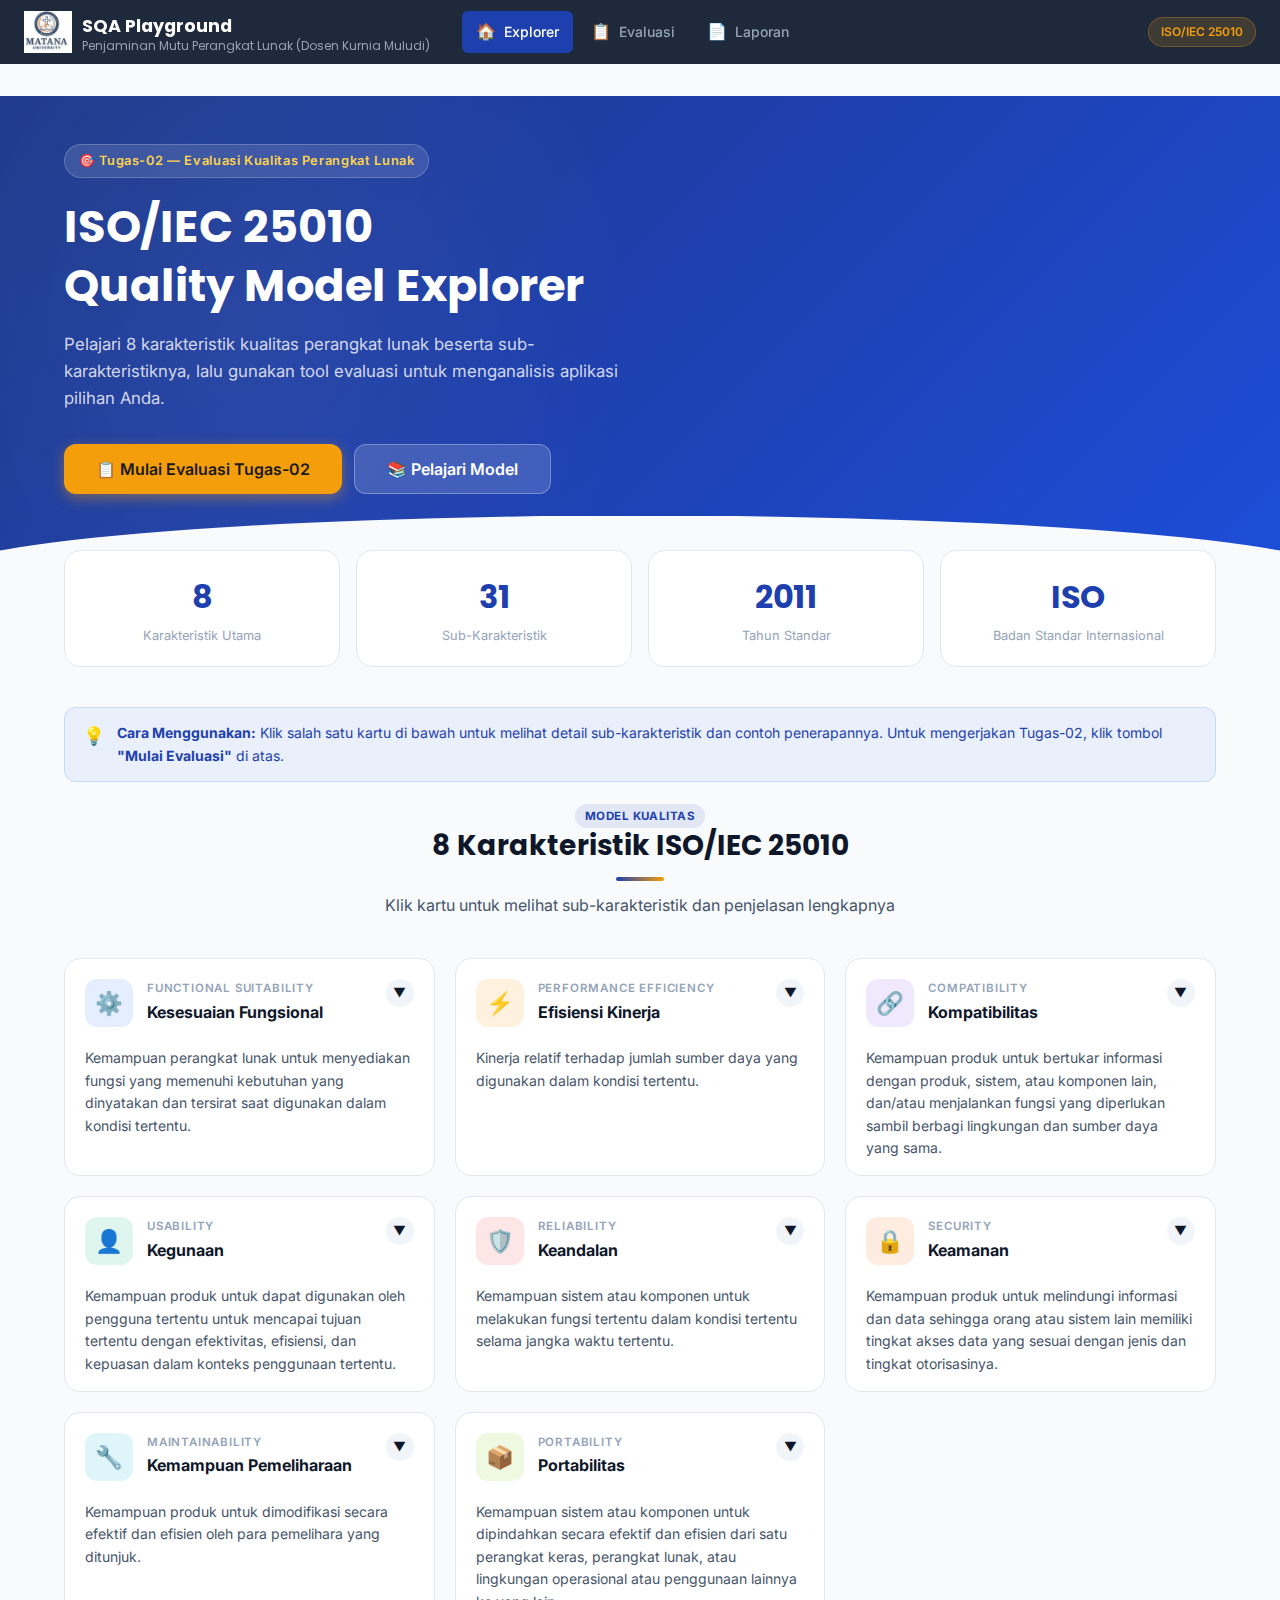
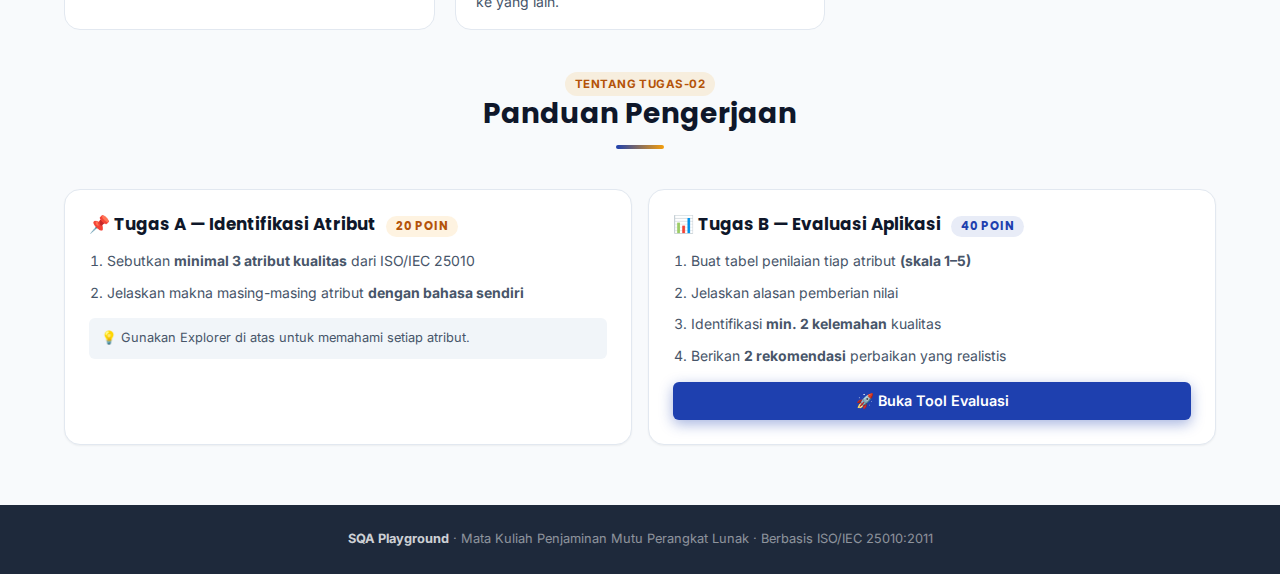
<file: index.html>
<!DOCTYPE html>
<html lang="id">

<head>
  <meta charset="UTF-8" />
  <meta name="viewport" content="width=device-width, initial-scale=1.0" />
  <title>SQA Playground — ISO/IEC 25010 Explorer</title>
  <meta name="description"
    content="Platform interaktif untuk belajar dan mengevaluasi kualitas perangkat lunak menggunakan model ISO/IEC 25010." />
  <link rel="stylesheet" href="index.css" />
</head>

<body>

  <!-- Navigation -->
  <nav class="navbar">
    <a href="index.html" class="navbar-brand">
      <img src="assets/logo-matana.png" alt="Matana University" style="height:42px; width:auto; object-fit:contain;" />
      <div>
        <span>SQA Playground</span>
        <span class="brand-sub">Penjaminan Mutu Perangkat Lunak (Dosen Kurnia Muludi)</span>
      </div>
    </a>
    <div class="navbar-links">
      <a href="index.html" class="nav-link">
        <span class="nav-icon">🏠</span> Explorer
      </a>
      <a href="evaluasi.html" class="nav-link">
        <span class="nav-icon">📋</span> Evaluasi
      </a>
      <a href="laporan.html" class="nav-link">
        <span class="nav-icon">📄</span> Laporan
      </a>
    </div>
    <span class="navbar-badge">ISO/IEC 25010</span>
  </nav>

  <!-- Page Wrapper -->
  <div class="page-wrapper">

    <!-- Hero -->
    <section class="hero">
      <div class="container hero-content">
        <div class="hero-eyebrow">🎯 Tugas-02 — Evaluasi Kualitas Perangkat Lunak</div>
        <h1>ISO/IEC 25010<br />Quality Model Explorer</h1>
        <p>Pelajari 8 karakteristik kualitas perangkat lunak beserta sub-karakteristiknya, lalu gunakan tool evaluasi
          untuk menganalisis aplikasi pilihan Anda.</p>
        <div class="hero-actions">
          <a href="evaluasi.html" class="btn btn-primary btn-lg">
            📋 Mulai Evaluasi Tugas-02
          </a>
          <a href="#explorer" class="btn btn-secondary btn-lg">
            📚 Pelajari Model
          </a>
        </div>
      </div>
    </section>

    <div class="container" style="position:relative; z-index:1;">

      <!-- Stats -->
      <div class="stats-bar" style="margin-top: -24px;">
        <div class="stat-item">
          <div class="stat-value">8</div>
          <div class="stat-label">Karakteristik Utama</div>
        </div>
        <div class="stat-item">
          <div class="stat-value">31</div>
          <div class="stat-label">Sub-Karakteristik</div>
        </div>
        <div class="stat-item">
          <div class="stat-value">2011</div>
          <div class="stat-label">Tahun Standar</div>
        </div>
        <div class="stat-item">
          <div class="stat-value">ISO</div>
          <div class="stat-label">Badan Standar Internasional</div>
        </div>
      </div>

      <!-- Alert -->
      <div class="alert alert-info">
        <span class="alert-icon">💡</span>
        <div>
          <strong>Cara Menggunakan:</strong> Klik salah satu kartu di bawah untuk melihat detail sub-karakteristik dan
          contoh penerapannya. Untuk mengerjakan Tugas-02, klik tombol <strong>"Mulai Evaluasi"</strong> di atas.
        </div>
      </div>

      <!-- Explorer -->
      <section id="explorer">
        <div class="section-header">
          <span class="badge badge-primary">Model Kualitas</span>
          <h2>8 Karakteristik ISO/IEC 25010</h2>
          <div class="section-divider"></div>
          <p>Klik kartu untuk melihat sub-karakteristik dan penjelasan lengkapnya</p>
        </div>

        <div class="characteristics-grid" id="charGrid"></div>
      </section>

      <!-- Info Section -->
      <section style="margin-bottom: 60px;">
        <div class="section-header">
          <span class="badge badge-accent">Tentang Tugas-02</span>
          <h2>Panduan Pengerjaan</h2>
          <div class="section-divider"></div>
        </div>
        <div class="grid-2">
          <div class="card">
            <div class="card-body">
              <h3 style="font-size:1.05rem; margin-bottom:12px;">📌 Tugas A — Identifikasi Atribut <span
                  class="badge badge-accent" style="margin-left:6px;">20 poin</span></h3>
              <ol
                style="padding-left: 18px; color: var(--text-secondary); font-size: 0.875rem; display:flex; flex-direction:column; gap:8px; margin-top:8px; line-height:1.7;">
                <li>Sebutkan <strong>minimal 3 atribut kualitas</strong> dari ISO/IEC 25010</li>
                <li>Jelaskan makna masing-masing atribut <strong>dengan bahasa sendiri</strong></li>
              </ol>
              <div
                style="margin-top: 14px; font-size:0.8rem; padding: 10px 12px; background: var(--surface); border-radius: var(--radius-sm); color: var(--text-secondary);">
                💡 Gunakan Explorer di atas untuk memahami setiap atribut.
              </div>
            </div>
          </div>
          <div class="card">
            <div class="card-body">
              <h3 style="font-size:1.05rem; margin-bottom:12px;">📊 Tugas B — Evaluasi Aplikasi <span
                  class="badge badge-primary" style="margin-left:6px;">40 poin</span></h3>
              <ol
                style="padding-left: 18px; color: var(--text-secondary); font-size: 0.875rem; display:flex; flex-direction:column; gap:8px; margin-top:8px; line-height:1.7;">
                <li>Buat tabel penilaian tiap atribut <strong>(skala 1–5)</strong></li>
                <li>Jelaskan alasan pemberian nilai</li>
                <li>Identifikasi <strong>min. 2 kelemahan</strong> kualitas</li>
                <li>Berikan <strong>2 rekomendasi</strong> perbaikan yang realistis</li>
              </ol>
              <a href="evaluasi.html" class="btn btn-blue w-full" style="margin-top:14px; justify-content:center;">
                🚀 Buka Tool Evaluasi
              </a>
            </div>
          </div>
        </div>
      </section>

    </div>
  </div>

  <!-- Footer -->
  <footer class="footer">
    <strong>SQA Playground</strong> · Mata Kuliah Penjaminan Mutu Perangkat Lunak · Berbasis ISO/IEC 25010:2011
  </footer>

  <script src="assets/iso25010.js"></script>
  <script src="app.js"></script>
  <script>
    // Build characteristic cards
    const grid = document.getElementById('charGrid');

    ISO25010.forEach((char, i) => {
      const starsFromColor = (color) => color; // placeholder
      const subHTML = char.subcharacteristics.map(s => `
      <div class="sub-item">
        <div class="sub-dot" style="background:${char.color}"></div>
        <div>
          <div class="sub-item-name">${s.name} <span class="sub-item-nameid">— ${s.nameId}</span></div>
          <div class="sub-item-desc">${s.desc}</div>
        </div>
      </div>
    `).join('');

      const card = document.createElement('div');
      card.className = 'char-card fade-in';
      card.style.animationDelay = `${i * 0.07}s`;
      card.innerHTML = `
      <div class="char-card-header" onclick="toggleCard(this.closest('.char-card'))">
        <div class="char-icon" style="background:${char.color}22; color:${char.color}">${char.icon}</div>
        <div class="char-info">
          <div class="char-name-en">${char.name}</div>
          <div class="char-name-id">${char.nameId}</div>
        </div>
        <div class="char-toggle">▼</div>
      </div>
      <div class="char-description">${char.description}</div>
      <div class="char-body">
        <div class="sub-list">${subHTML}</div>
        <div class="char-example"><strong>Contoh:</strong> ${char.contoh}</div>
        <button class="btn btn-sm btn-outline" style="margin-top:12px;" onclick="selectForEval('${char.id}')">
          ✅ Pilih untuk Evaluasi
        </button>
      </div>
    `;
      grid.appendChild(card);
    });

    function toggleCard(card) {
      card.classList.toggle('expanded');
    }

    function selectForEval(id) {
      const data = AppData.get();
      const selected = data.selectedAttrs || [];
      if (!selected.includes(id)) {
        selected.push(id);
        AppData.update({ selectedAttrs: selected });
      }
      window.location.href = 'evaluasi.html';
    }
  </script>
</body>

</html>
</file>
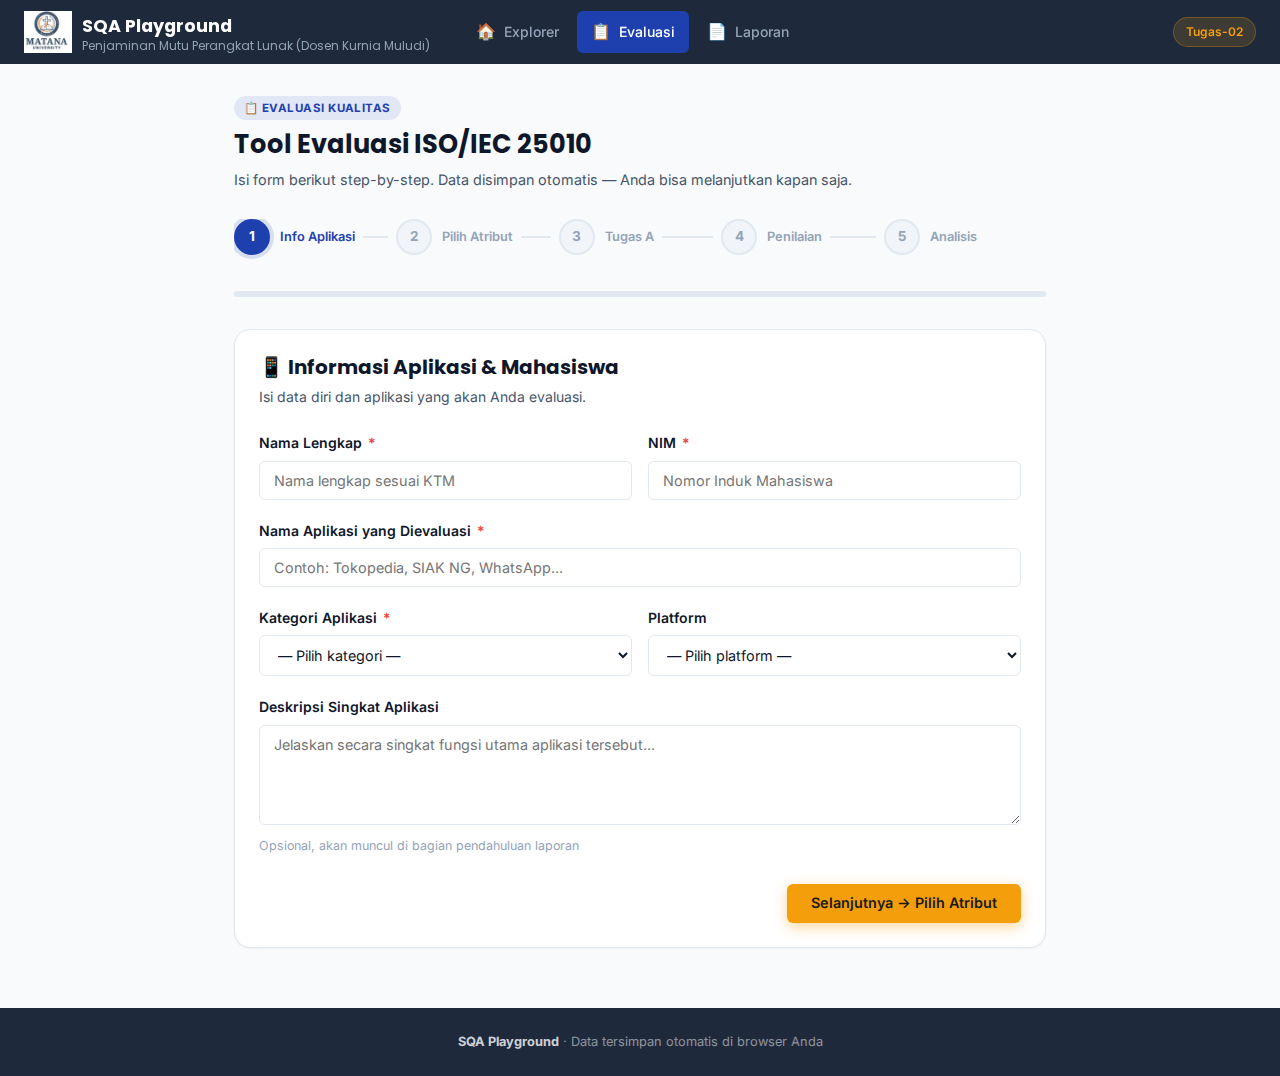
<file: evaluasi.html>
<!DOCTYPE html>
<html lang="id">

<head>
  <meta charset="UTF-8" />
  <meta name="viewport" content="width=device-width, initial-scale=1.0" />
  <title>SQA Playground — Tool Evaluasi Kualitas</title>
  <meta name="description" content="Form evaluasi kualitas perangkat lunak ISO/IEC 25010 untuk Tugas-02." />
  <link rel="stylesheet" href="index.css" />
  <style>
    .step-panel {
      display: none;
    }

    .step-panel.active {
      display: block;
      animation: fadeInUp 0.35s ease;
    }

    .progress-bar-wrap {
      background: var(--border);
      border-radius: var(--radius-full);
      height: 6px;
      margin-bottom: 32px;
      overflow: hidden;
    }

    .progress-bar-fill {
      height: 100%;
      background: linear-gradient(90deg, var(--primary), var(--accent));
      border-radius: var(--radius-full);
      transition: width 0.4s ease;
    }

    .cat-badge {
      font-size: 0.75rem;
      font-weight: 600;
    }

    .nav-btns {
      display: flex;
      gap: 12px;
      margin-top: 28px;
      justify-content: flex-end;
      align-items: center;
    }

    .back-btn {
      font-size: 0.875rem;
      color: var(--text-muted);
      cursor: pointer;
    }

    .back-btn:hover {
      color: var(--text-primary);
    }

    .rating-row td {
      vertical-align: top;
      padding: 16px;
    }

    .alasan-input {
      width: 100%;
      padding: 8px 10px;
      border: 1.5px solid var(--border);
      border-radius: var(--radius-sm);
      font-size: 0.82rem;
      resize: vertical;
      min-height: 72px;
      font-family: inherit;
      transition: border-color 0.2s;
    }

    .alasan-input:focus {
      outline: none;
      border-color: var(--primary-light);
    }

    .saved-indicator {
      font-size: 0.78rem;
      color: var(--success);
      opacity: 0;
      transition: opacity 0.3s;
      margin-left: 8px;
    }

    .saved-indicator.show {
      opacity: 1;
    }

    h3.step-title {
      font-size: 1.25rem;
      margin-bottom: 6px;
    }

    .step-subtitle {
      color: var(--text-secondary);
      font-size: 0.875rem;
      margin-bottom: 24px;
    }

    .kelemahan-item,
    .rekomendasi-item {
      display: flex;
      gap: 10px;
      align-items: flex-start;
      margin-bottom: 10px;
    }

    .item-no {
      width: 28px;
      height: 28px;
      border-radius: 50%;
      background: var(--primary);
      color: white;
      display: grid;
      place-items: center;
      font-size: 0.78rem;
      font-weight: 700;
      flex-shrink: 0;
      margin-top: 2px;
    }

    .item-no.accent {
      background: var(--accent);
      color: #1a1a1a;
    }

    /* Tugas A cards */
    .tugasa-card {
      border: 1.5px solid var(--border);
      border-radius: var(--radius-lg);
      overflow: hidden;
      margin-bottom: 16px;
    }

    .tugasa-card-header {
      display: flex;
      align-items: center;
      gap: 12px;
      padding: 12px 16px;
      background: var(--surface);
      border-bottom: 1px solid var(--border);
    }

    .tugasa-card-icon {
      font-size: 1.3rem;
    }

    .tugasa-card-title {
      font-size: 0.9rem;
      font-weight: 700;
    }

    .tugasa-card-sub {
      font-size: 0.75rem;
      color: var(--text-muted);
    }

    .tugasa-card-hint {
      padding: 10px 16px;
      background: rgba(30, 64, 175, 0.04);
      border-bottom: 1px solid var(--border);
      font-size: 0.78rem;
      color: var(--text-secondary);
      line-height: 1.5;
    }

    .tugasa-card-hint strong {
      color: var(--primary);
    }

    .tugasa-card-body {
      padding: 12px 16px;
    }

    .tugasa-char-count {
      font-size: 0.72rem;
      color: var(--text-muted);
      text-align: right;
      margin-top: 4px;
    }
  </style>
</head>

<body>

  <!-- Navigation -->
  <nav class="navbar">
    <a href="index.html" class="navbar-brand">
      <img src="assets/logo-matana.png" alt="Matana University" style="height:42px; width:auto; object-fit:contain;" />
      <div>
        <span>SQA Playground</span>
        <span class="brand-sub">Penjaminan Mutu Perangkat Lunak (Dosen Kurnia Muludi)</span>
      </div>
    </a>
    <div class="navbar-links">
      <a href="index.html" class="nav-link">
        <span class="nav-icon">🏠</span> Explorer
      </a>
      <a href="evaluasi.html" class="nav-link">
        <span class="nav-icon">📋</span> Evaluasi
      </a>
      <a href="laporan.html" class="nav-link">
        <span class="nav-icon">📄</span> Laporan
      </a>
    </div>
    <span class="navbar-badge">Tugas-02</span>
  </nav>

  <div class="page-wrapper">
    <div class="container" style="max-width: 860px;">

      <!-- Page header -->
      <div style="margin-bottom: 28px;">
        <div class="flex items-center gap-2" style="margin-bottom: 8px;">
          <span class="badge badge-primary">📋 Evaluasi Kualitas</span>
          <span class="saved-indicator" id="savedIndicator">✓ Tersimpan</span>
        </div>
        <h1 style="font-size:1.6rem;">Tool Evaluasi ISO/IEC 25010</h1>
        <p style="color: var(--text-secondary); font-size:0.9rem; margin-top:6px;">
          Isi form berikut step-by-step. Data disimpan otomatis — Anda bisa melanjutkan kapan saja.
        </p>
      </div>

      <!-- Stepper -->
      <div class="stepper" id="stepper">
        <div class="step" id="step-indicator-0">
          <div class="step-item">
            <div class="step-circle">1</div>
            <div class="step-label">Info Aplikasi</div>
          </div>
          <div class="step-connector"></div>
        </div>
        <div class="step" id="step-indicator-1">
          <div class="step-item">
            <div class="step-circle">2</div>
            <div class="step-label">Pilih Atribut</div>
          </div>
          <div class="step-connector"></div>
        </div>
        <div class="step" id="step-indicator-2">
          <div class="step-item">
            <div class="step-circle">3</div>
            <div class="step-label">Tugas A</div>
          </div>
          <div class="step-connector"></div>
        </div>
        <div class="step" id="step-indicator-3">
          <div class="step-item">
            <div class="step-circle">4</div>
            <div class="step-label">Penilaian</div>
          </div>
          <div class="step-connector"></div>
        </div>
        <div class="step" id="step-indicator-4">
          <div class="step-item">
            <div class="step-circle">5</div>
            <div class="step-label">Analisis</div>
          </div>
          <div style="width: 32px;"></div>
        </div>
      </div>

      <!-- Progress bar -->
      <div class="progress-bar-wrap">
        <div class="progress-bar-fill" id="progressFill" style="width: 0%"></div>
      </div>

      <!-- Card wrapping panels -->
      <div class="card">
        <div class="card-body">

          <!-- STEP 1: Info Aplikasi -->
          <div class="step-panel active" id="panel-0">
            <h3 class="step-title">📱 Informasi Aplikasi & Mahasiswa</h3>
            <p class="step-subtitle">Isi data diri dan aplikasi yang akan Anda evaluasi.</p>

            <div class="grid-2">
              <div class="form-group">
                <label class="form-label">Nama Lengkap <span class="required">*</span></label>
                <input type="text" id="nama" class="form-control" placeholder="Nama lengkap sesuai KTM" />
              </div>
              <div class="form-group">
                <label class="form-label">NIM <span class="required">*</span></label>
                <input type="text" id="nim" class="form-control" placeholder="Nomor Induk Mahasiswa" />
              </div>
            </div>
            <div class="form-group">
              <label class="form-label">Nama Aplikasi yang Dievaluasi <span class="required">*</span></label>
              <input type="text" id="appName" class="form-control"
                placeholder="Contoh: Tokopedia, SIAK NG, WhatsApp..." />
            </div>
            <div class="grid-2">
              <div class="form-group">
                <label class="form-label">Kategori Aplikasi <span class="required">*</span></label>
                <select id="appCategory" class="form-control">
                  <option value="">— Pilih kategori —</option>
                  <option value="Akademik">Akademik (LMS, SIAK, e-learning)</option>
                  <option value="E-commerce">E-commerce (Tokopedia, Shopee, dll.)</option>
                  <option value="Mobile App">Mobile App (WhatsApp, Gojek, dll.)</option>
                  <option value="Produktivitas">Produktivitas (Notion, Figma, dll.)</option>
                  <option value="Perbankan">Perbankan / Fintech</option>
                  <option value="Lainnya">Lainnya</option>
                </select>
              </div>
              <div class="form-group">
                <label class="form-label">Platform</label>
                <select id="platform" class="form-control">
                  <option value="">— Pilih platform —</option>
                  <option value="Web Browser">Web Browser</option>
                  <option value="Android">Android</option>
                  <option value="iOS">iOS</option>
                  <option value="Desktop">Desktop</option>
                  <option value="Multi-platform">Multi-platform</option>
                </select>
              </div>
            </div>
            <div class="form-group">
              <label class="form-label">Deskripsi Singkat Aplikasi</label>
              <textarea id="appDesc" class="form-control" rows="3"
                placeholder="Jelaskan secara singkat fungsi utama aplikasi tersebut..."></textarea>
              <div class="form-hint">Opsional, akan muncul di bagian pendahuluan laporan</div>
            </div>

            <div class="nav-btns">
              <button class="btn btn-primary" onclick="nextStep()">
                Selanjutnya → Pilih Atribut
              </button>
            </div>
          </div>

          <!-- STEP 2: Pilih Atribut -->
          <div class="step-panel" id="panel-1">
            <h3 class="step-title">✅ Pilih Atribut Kualitas</h3>
            <p class="step-subtitle">Pilih <strong>minimal 3</strong> dari 8 karakteristik ISO/IEC 25010 untuk
              dievaluasi. <a href="index.html" style="color:var(--primary);">Lihat penjelasan →</a></p>

            <div class="alert alert-warning" id="minAttrAlert" style="display:none;">
              <span class="alert-icon">⚠️</span>
              <span>Pilih minimal <strong>3 atribut</strong> untuk melanjutkan.</span>
            </div>

            <div class="checkbox-grid" id="attrCheckboxes"></div>

            <div class="nav-btns">
              <span class="back-btn" onclick="prevStep()">← Kembali</span>
              <button class="btn btn-primary" onclick="nextStep()">
                Selanjutnya → Tugas A
              </button>
            </div>
          </div>

          <!-- STEP 3: Tugas A — Jelaskan Atribut -->
          <div class="step-panel" id="panel-2">
            <h3 class="step-title">📝 Tugas A — Identifikasi Atribut Kualitas</h3>
            <p class="step-subtitle">
              Jelaskan makna setiap atribut yang Anda pilih <strong>dengan bahasa sendiri</strong>.
              Tidak boleh copy-paste dari definisi buku/ISO — tulis dengan pemahaman Anda.
            </p>

            <div class="alert alert-info">
              <span class="alert-icon">💡</span>
              <div>
                <strong>Tips:</strong> Bayangkan menjelaskan kepada teman yang belum pernah belajar SQA.
                Gunakan contoh sederhana dari kehidupan sehari-hari jika perlu.
                Referensi definisi standar ditampilkan sebagai panduan.
              </div>
            </div>

            <div id="tugasACards"></div>

            <div class="nav-btns">
              <span class="back-btn" onclick="prevStep()">← Kembali</span>
              <button class="btn btn-primary" onclick="nextStep()">
                Selanjutnya → Penilaian
              </button>
            </div>
          </div>

          <!-- STEP 4: Penilaian -->
          <div class="step-panel" id="panel-3">
            <h3 class="step-title">📊 Tugas B — Tabel Penilaian Kualitas</h3>
            <p class="step-subtitle">Beri nilai <strong>1–5</strong> untuk setiap atribut dan jelaskan alasannya.</p>

            <div class="alert alert-info">
              <span class="alert-icon">📌</span>
              <div><strong>Skala:</strong> 1 = Sangat Buruk &nbsp;|&nbsp; 2 = Buruk &nbsp;|&nbsp; 3 = Cukup
                &nbsp;|&nbsp; 4 = Baik &nbsp;|&nbsp; 5 = Sangat Baik</div>
            </div>

            <div style="overflow-x: auto;">
              <table class="rating-table" id="ratingTable">
                <thead>
                  <tr>
                    <th style="width:200px;">Atribut</th>
                    <th style="width:180px;">Nilai (1–5)</th>
                    <th>Alasan Pemberian Nilai</th>
                  </tr>
                </thead>
                <tbody id="ratingBody"></tbody>
              </table>
            </div>

            <div class="nav-btns">
              <span class="back-btn" onclick="prevStep()">← Kembali</span>
              <button class="btn btn-primary" onclick="nextStep()">
                Selanjutnya → Analisis
              </button>
            </div>
          </div>

          <!-- STEP 5: Analisis -->
          <div class="step-panel" id="panel-4">
            <h3 class="step-title">🔍 Analisis Kelemahan & Rekomendasi</h3>
            <p class="step-subtitle">Bagian ini wajib untuk menyelesaikan Tugas-02.</p>

            <div class="form-group">
              <h4 style="font-size:0.95rem; margin-bottom:14px; color: var(--danger);">
                ⚠️ Identifikasi Kelemahan (min. 2)
              </h4>
              <div class="kelemahan-item">
                <div class="item-no">1</div>
                <textarea id="kelemahan1" class="alasan-input"
                  placeholder="Jelaskan kelemahan pertama yang Anda temukan pada aplikasi tersebut..."></textarea>
              </div>
              <div class="kelemahan-item">
                <div class="item-no">2</div>
                <textarea id="kelemahan2" class="alasan-input"
                  placeholder="Jelaskan kelemahan kedua yang Anda temukan..."></textarea>
              </div>
              <div class="kelemahan-item" id="kelemahan3Group">
                <div class="item-no">3</div>
                <textarea id="kelemahan3" class="alasan-input" placeholder="(Opsional) Kelemahan ketiga..."></textarea>
              </div>
            </div>

            <div class="form-group">
              <h4 style="font-size:0.95rem; margin-bottom:14px; color: var(--success);">
                💡 Rekomendasi Perbaikan (min. 2)
              </h4>
              <div class="rekomendasi-item">
                <div class="item-no accent">1</div>
                <textarea id="rekomendasi1" class="alasan-input"
                  placeholder="Rekomendasi perbaikan pertama yang realistis dan spesifik..."></textarea>
              </div>
              <div class="rekomendasi-item">
                <div class="item-no accent">2</div>
                <textarea id="rekomendasi2" class="alasan-input"
                  placeholder="Rekomendasi perbaikan kedua..."></textarea>
              </div>
              <div class="rekomendasi-item" id="rekomendasi3Group">
                <div class="item-no accent">3</div>
                <textarea id="rekomendasi3" class="alasan-input"
                  placeholder="(Opsional) Rekomendasi ketiga..."></textarea>
              </div>
            </div>

            <div class="form-group">
              <label class="form-label">Kesimpulan Singkat</label>
              <textarea id="kesimpulan" class="form-control" rows="3"
                placeholder="Berikan kesimpulan umum tentang kualitas aplikasi yang Anda evaluasi..."></textarea>
            </div>

            <div class="nav-btns">
              <span class="back-btn" onclick="prevStep()">← Kembali</span>
              <a href="laporan.html" id="generateBtn" class="btn btn-success btn-lg" onclick="saveAndGenerate()">
                📄 Generate Laporan
              </a>
            </div>
          </div>

        </div><!-- card-body -->
      </div><!-- card -->

    </div>
  </div>

  <footer class="footer">
    <strong>SQA Playground</strong> · Data tersimpan otomatis di browser Anda
  </footer>

  <script src="assets/iso25010.js"></script>
  <script src="app.js"></script>
  <script src="evaluasi.js"></script>
</body>

</html>
</file>
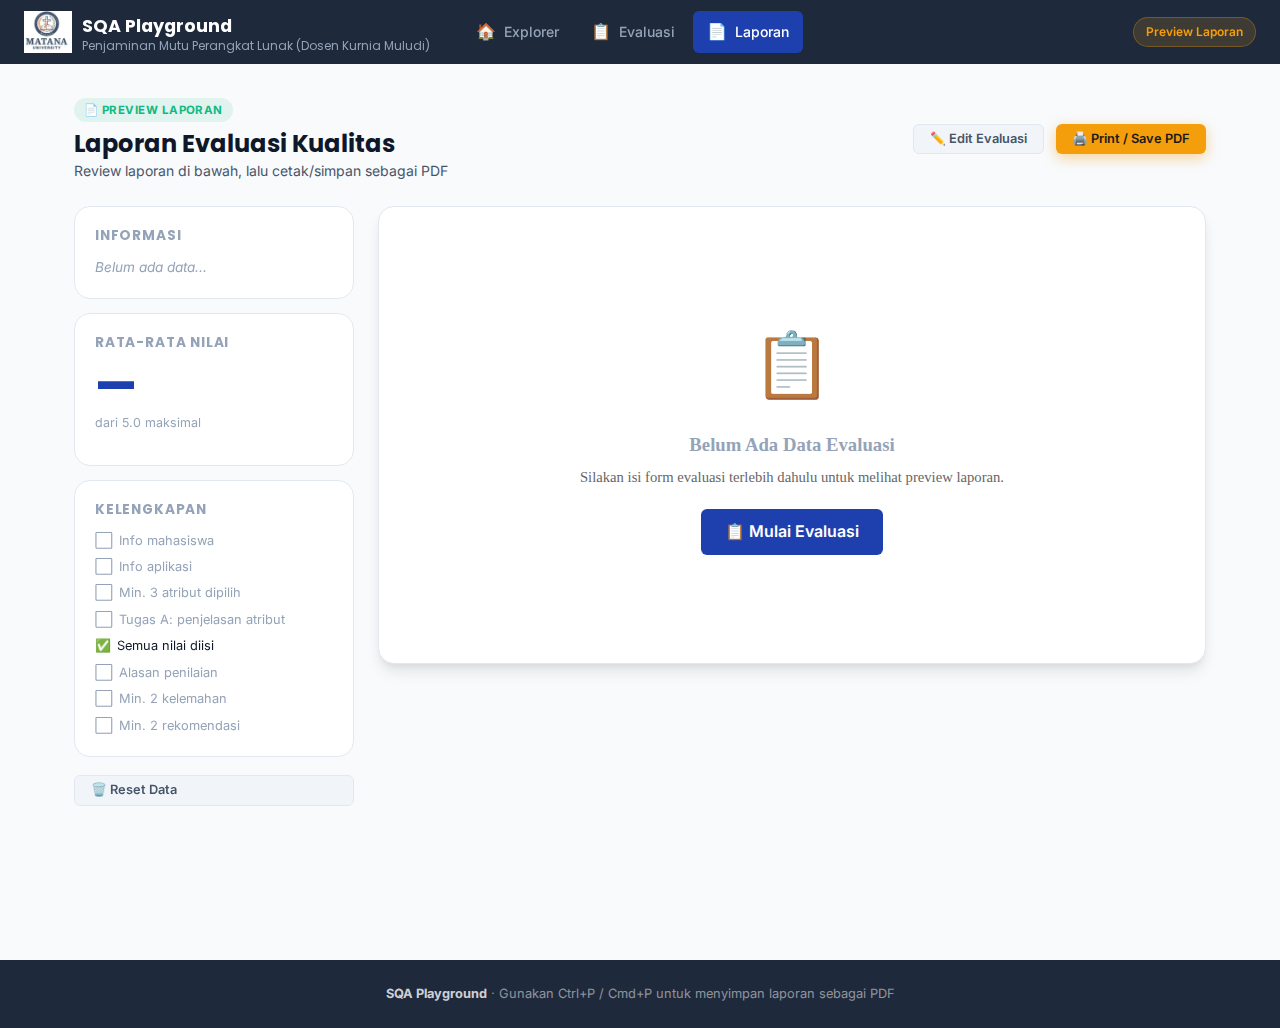
<file: laporan.html>
<!DOCTYPE html>
<html lang="id">

<head>
    <meta charset="UTF-8" />
    <meta name="viewport" content="width=device-width, initial-scale=1.0" />
    <title>SQA Playground — Laporan Evaluasi</title>
    <meta name="description" content="Preview dan cetak laporan evaluasi kualitas perangkat lunak Tugas-02." />
    <link rel="stylesheet" href="index.css" />
    <style>
        /* Screen layout */
        .laporan-wrapper {
            display: grid;
            grid-template-columns: 280px 1fr;
            gap: 24px;
            align-items: flex-start;
        }

        @media (max-width: 768px) {
            .laporan-wrapper {
                grid-template-columns: 1fr;
            }

            .laporan-sidebar {
                order: -1;
            }
        }

        .laporan-sidebar {
            position: sticky;
            top: calc(var(--nav-h) + 20px);
        }

        .sidebar-card {
            background: var(--bg-card);
            border: 1px solid var(--border);
            border-radius: var(--radius-lg);
            padding: 20px;
            margin-bottom: 14px;
        }

        .sidebar-card h4 {
            font-size: 0.85rem;
            color: var(--text-muted);
            margin-bottom: 12px;
            text-transform: uppercase;
            letter-spacing: 0.06em;
        }

        .sidebar-info {
            font-size: 0.85rem;
            color: var(--text-secondary);
            display: flex;
            flex-direction: column;
            gap: 8px;
        }

        .sidebar-info strong {
            color: var(--text-primary);
        }

        .score-big {
            font-family: 'Poppins', sans-serif;
            font-size: 2.8rem;
            font-weight: 800;
            color: var(--primary);
            line-height: 1;
        }

        .score-label {
            font-size: 0.78rem;
            color: var(--text-muted);
            margin-top: 4px;
        }

        /* Report preview document */
        .report-container {
            background: white;
            border: 1px solid var(--border);
            border-radius: var(--radius-lg);
            padding: 48px;
            box-shadow: var(--shadow-md);
            font-family: 'Times New Roman', Times, serif;
            font-size: 12pt;
            line-height: 1.6;
            color: #111;
        }

        .report-header-doc {
            text-align: center;
            border-bottom: 2px solid #333;
            padding-bottom: 16px;
            margin-bottom: 20px;
        }

        .report-header-doc h1 {
            font-size: 14pt;
            font-weight: bold;
            margin-bottom: 4px;
            font-family: 'Times New Roman', serif;
        }

        .report-header-doc p {
            font-size: 11pt;
            color: #444;
            margin-bottom: 2px;
        }

        .report-meta {
            display: grid;
            grid-template-columns: 1fr 1fr;
            gap: 8px;
            font-size: 11pt;
            margin-bottom: 20px;
        }

        .report-meta-item strong {
            display: inline-block;
            min-width: 120px;
        }

        .section-title {
            font-size: 12pt;
            font-weight: bold;
            border-bottom: 1px solid #ccc;
            padding-bottom: 4px;
            margin: 24px 0 12px;
        }

        .subsection-title {
            font-size: 11.5pt;
            font-weight: bold;
            margin: 16px 0 8px;
        }

        .report-table {
            width: 100%;
            border-collapse: collapse;
            margin-bottom: 16px;
            font-size: 11pt;
        }

        .report-table th {
            background: #1e40af;
            color: white;
            padding: 8px 10px;
            text-align: left;
            font-weight: bold;
        }

        .report-table td {
            padding: 7px 10px;
            border: 1px solid #ddd;
            vertical-align: top;
        }

        .report-table tr:nth-child(even) td {
            background: #f8fafc;
        }

        .star-display {
            color: #d97706;
            letter-spacing: 1px;
        }

        .attr-desc-block {
            margin-bottom: 12px;
        }

        .attr-desc-block strong {
            display: block;
            margin-bottom: 2px;
        }

        .kelemahan-list,
        .rekomendasi-list {
            padding-left: 20px;
        }

        .kelemahan-list li,
        .rekomendasi-list li {
            margin-bottom: 8px;
        }

        .kesimpulan-block {
            background: #f8fafc;
            border-left: 4px solid #1e40af;
            padding: 12px 16px;
            border-radius: 0 6px 6px 0;
            font-style: italic;
        }

        .page-footer-doc {
            text-align: center;
            font-size: 9pt;
            color: #999;
            margin-top: 32px;
            padding-top: 12px;
            border-top: 1px solid #eee;
        }

        .empty-state {
            text-align: center;
            padding: 60px 20px;
            color: var(--text-muted);
        }

        .empty-state .big-icon {
            font-size: 4rem;
            margin-bottom: 16px;
        }

        /* Print */
        @media print {
            body {
                background: white;
                font-size: 11pt;
            }

            .navbar,
            .laporan-sidebar,
            .no-print {
                display: none !important;
            }

            .page-wrapper {
                padding-top: 0;
            }

            .laporan-wrapper {
                display: block;
            }

            .report-container {
                border: none;
                box-shadow: none;
                padding: 20mm 20mm;
                border-radius: 0;
            }

            .page-footer-doc {
                position: fixed;
                bottom: 0;
                left: 0;
                right: 0;
            }
        }
    </style>
</head>

<body>

    <!-- Navigation -->
    <nav class="navbar">
        <a href="index.html" class="navbar-brand">
            <img src="assets/logo-matana.png" alt="Matana University"
                style="height:42px; width:auto; object-fit:contain;" />
            <div>
                <span>SQA Playground</span>
                <span class="brand-sub">Penjaminan Mutu Perangkat Lunak (Dosen Kurnia Muludi)</span>
            </div>
        </a>
        <div class="navbar-links">
            <a href="index.html" class="nav-link">
                <span class="nav-icon">🏠</span> Explorer
            </a>
            <a href="evaluasi.html" class="nav-link">
                <span class="nav-icon">📋</span> Evaluasi
            </a>
            <a href="laporan.html" class="nav-link">
                <span class="nav-icon">📄</span> Laporan
            </a>
        </div>
        <span class="navbar-badge">Preview Laporan</span>
    </nav>

    <div class="page-wrapper">
        <div class="container" style="max-width: 1180px;">

            <!-- Top bar -->
            <div class="flex items-center justify-between mb-4 no-print" style="margin-bottom: 24px;">
                <div>
                    <span class="badge badge-success">📄 Preview Laporan</span>
                    <h1 style="font-size:1.5rem; margin-top:6px;">Laporan Evaluasi Kualitas</h1>
                    <p style="color: var(--text-secondary); font-size:0.875rem;">Review laporan di bawah, lalu
                        cetak/simpan sebagai PDF</p>
                </div>
                <div class="flex gap-3">
                    <a href="evaluasi.html" class="btn btn-ghost btn-sm no-print">✏️ Edit Evaluasi</a>
                    <button class="btn btn-primary btn-sm no-print" onclick="window.print()">🖨️ Print / Save
                        PDF</button>
                </div>
            </div>

            <div class="laporan-wrapper">

                <!-- Sidebar -->
                <aside class="laporan-sidebar no-print">
                    <div class="sidebar-card">
                        <h4>Informasi</h4>
                        <div class="sidebar-info" id="sidebarInfo">
                            <span style="color: var(--text-muted); font-style: italic;">Belum ada data...</span>
                        </div>
                    </div>
                    <div class="sidebar-card">
                        <h4>Rata-rata Nilai</h4>
                        <div class="score-big" id="avgScore">—</div>
                        <div class="score-label" id="avgLabel">dari 5.0 maksimal</div>
                        <div style="margin-top:12px;" id="avgBar"></div>
                    </div>
                    <div class="sidebar-card">
                        <h4>Kelengkapan</h4>
                        <div id="completenessCheck"
                            style="font-size:0.8rem; display:flex; flex-direction:column; gap:6px;"></div>
                    </div>
                    <button onclick="clearData()" class="btn btn-ghost btn-sm w-full" style="margin-top: 4px;">
                        🗑️ Reset Data
                    </button>
                </aside>

                <!-- Report Preview -->
                <main>
                    <div class="report-container" id="reportContainer">
                        <div class="empty-state" id="emptyState">
                            <div class="big-icon">📋</div>
                            <h3 style="font-family:inherit; font-weight:bold; margin-bottom:8px;">Belum Ada Data
                                Evaluasi</h3>
                            <p style="font-size:11pt; color:#666; margin-bottom:20px;">
                                Silakan isi form evaluasi terlebih dahulu untuk melihat preview laporan.
                            </p>
                            <a href="evaluasi.html"
                                style="display:inline-block; background:#1e40af; color:white; padding:10px 24px; border-radius:6px; font-family:'Inter',sans-serif; font-weight:600; text-decoration:none;">
                                📋 Mulai Evaluasi
                            </a>
                        </div>
                        <div id="reportContent" style="display:none;"></div>
                    </div>
                </main>

            </div>
        </div>
    </div>

    <footer class="footer no-print">
        <strong>SQA Playground</strong> · Gunakan Ctrl+P / Cmd+P untuk menyimpan laporan sebagai PDF
    </footer>

    <script src="assets/iso25010.js"></script>
    <script src="app.js"></script>
    <script src="laporan.js"></script>
</body>

</html>
</file>
<file: index.css>
/* ============================================================
   SQA PLAYGROUND — Design System & Global Styles
   Penjaminan Mutu Perangkat Lunak (ISO/IEC 25010)
   ============================================================ */

@import url('https://fonts.googleapis.com/css2?family=Inter:wght@300;400;500;600;700&family=Poppins:wght@600;700;800&display=swap');

/* ── CSS Variables ─────────────────────────────────────────── */
:root {
  --primary: #1e40af;
  --primary-light: #3b82f6;
  --primary-dark: #1e3a8a;
  --accent: #f59e0b;
  --accent-light: #fcd34d;
  --success: #10b981;
  --danger: #ef4444;
  --warning: #f97316;

  --bg: #f8fafc;
  --bg-card: #ffffff;
  --bg-sidebar: #1e293b;
  --surface: #f1f5f9;
  --border: #e2e8f0;
  --border-focus: #3b82f6;

  --text-primary: #0f172a;
  --text-secondary: #475569;
  --text-muted: #94a3b8;
  --text-inverse: #ffffff;

  --shadow-sm: 0 1px 2px rgba(0,0,0,0.05);
  --shadow: 0 4px 6px -1px rgba(0,0,0,0.1), 0 2px 4px -1px rgba(0,0,0,0.06);
  --shadow-md: 0 10px 15px -3px rgba(0,0,0,0.1), 0 4px 6px -2px rgba(0,0,0,0.05);
  --shadow-lg: 0 20px 25px -5px rgba(0,0,0,0.1), 0 10px 10px -5px rgba(0,0,0,0.04);
  --shadow-glow: 0 0 0 3px rgba(59, 130, 246, 0.2);

  --radius-sm: 6px;
  --radius: 12px;
  --radius-lg: 16px;
  --radius-xl: 24px;
  --radius-full: 9999px;

  --nav-h: 64px;
  --transition: 0.2s cubic-bezier(0.4, 0, 0.2, 1);
}

/* ── Reset & Base ──────────────────────────────────────────── */
*, *::before, *::after { box-sizing: border-box; margin: 0; padding: 0; }
html { scroll-behavior: smooth; }
body {
  font-family: 'Inter', sans-serif;
  background: var(--bg);
  color: var(--text-primary);
  line-height: 1.6;
  min-height: 100vh;
}
h1, h2, h3, h4 { font-family: 'Poppins', sans-serif; line-height: 1.3; }
a { text-decoration: none; color: inherit; }
img { max-width: 100%; display: block; }
button { cursor: pointer; border: none; background: none; font-family: inherit; }
input, textarea, select { font-family: inherit; }

/* ── Navigation ────────────────────────────────────────────── */
.navbar {
  position: fixed;
  top: 0; left: 0; right: 0;
  height: var(--nav-h);
  background: var(--bg-sidebar);
  display: flex;
  align-items: center;
  padding: 0 24px;
  gap: 32px;
  z-index: 100;
  box-shadow: 0 1px 0 rgba(255,255,255,0.08);
}
.navbar-brand {
  display: flex;
  align-items: center;
  gap: 10px;
  font-family: 'Poppins', sans-serif;
  font-weight: 700;
  font-size: 1.1rem;
  color: white;
  white-space: nowrap;
}
.navbar-brand .brand-icon {
  width: 36px; height: 36px;
  background: var(--accent);
  border-radius: var(--radius-sm);
  display: grid;
  place-items: center;
  font-size: 1.2rem;
}
.navbar-brand .brand-sub {
  font-weight: 400;
  font-size: 0.75rem;
  color: var(--text-muted);
  display: block;
  line-height: 1;
}
.navbar-links {
  display: flex;
  align-items: center;
  gap: 4px;
  flex: 1;
}
.nav-link {
  display: flex;
  align-items: center;
  gap: 8px;
  padding: 8px 14px;
  border-radius: var(--radius-sm);
  color: #94a3b8;
  font-size: 0.875rem;
  font-weight: 500;
  transition: all var(--transition);
}
.nav-link:hover, .nav-link.active {
  color: white;
  background: rgba(255,255,255,0.1);
}
.nav-link.active {
  background: var(--primary);
  color: white;
}
.nav-link .nav-icon { font-size: 1rem; }
.navbar-badge {
  margin-left: auto;
  background: rgba(245, 158, 11, 0.15);
  color: var(--accent);
  border: 1px solid rgba(245, 158, 11, 0.3);
  padding: 4px 12px;
  border-radius: var(--radius-full);
  font-size: 0.75rem;
  font-weight: 600;
}

/* ── Page Layout ───────────────────────────────────────────── */
.page-wrapper {
  padding-top: calc(var(--nav-h) + 32px);
  min-height: 100vh;
}
.container {
  max-width: 1200px;
  margin: 0 auto;
  padding: 0 24px;
}

/* ── Hero Section ──────────────────────────────────────────── */
.hero {
  background: linear-gradient(135deg, var(--primary-dark) 0%, var(--primary) 50%, #1d4ed8 100%);
  color: white;
  padding: 48px 0 80px;
  position: relative;
  overflow: hidden;
}
.hero::before {
  content: '';
  position: absolute;
  top: -50%; left: -10%;
  width: 60%; height: 200%;
  background: radial-gradient(ellipse, rgba(255,255,255,0.05) 0%, transparent 70%);
  pointer-events: none;
}
.hero::after {
  content: '';
  position: absolute;
  bottom: -2px; left: 0; right: 0;
  height: 60px;
  background: var(--bg);
  clip-path: ellipse(55% 100% at 50% 100%);
}
.hero-content { position: relative; z-index: 1; }
.hero-eyebrow {
  display: inline-flex;
  align-items: center;
  gap: 8px;
  background: rgba(255,255,255,0.12);
  border: 1px solid rgba(255,255,255,0.2);
  padding: 6px 14px;
  border-radius: var(--radius-full);
  font-size: 0.8rem;
  font-weight: 600;
  letter-spacing: 0.05em;
  color: var(--accent-light);
  margin-bottom: 20px;
}
.hero h1 { font-size: clamp(1.8rem, 4vw, 2.8rem); margin-bottom: 16px; }
.hero p { font-size: 1.05rem; color: rgba(255,255,255,0.8); max-width: 560px; margin-bottom: 32px; }
.hero-actions { display: flex; gap: 12px; flex-wrap: wrap; }

/* ── Buttons ───────────────────────────────────────────────── */
.btn {
  display: inline-flex;
  align-items: center;
  gap: 8px;
  padding: 12px 24px;
  border-radius: var(--radius-sm);
  font-size: 0.9rem;
  font-weight: 600;
  transition: all var(--transition);
  line-height: 1;
}
.btn-primary {
  background: var(--accent);
  color: #1a1a1a;
  box-shadow: 0 4px 14px rgba(245, 158, 11, 0.4);
}
.btn-primary:hover {
  background: var(--accent-light);
  transform: translateY(-1px);
  box-shadow: 0 6px 20px rgba(245, 158, 11, 0.5);
}
.btn-secondary {
  background: rgba(255,255,255,0.15);
  color: white;
  border: 1px solid rgba(255,255,255,0.3);
}
.btn-secondary:hover {
  background: rgba(255,255,255,0.25);
  transform: translateY(-1px);
}
.btn-blue {
  background: var(--primary);
  color: white;
  box-shadow: 0 4px 14px rgba(30, 64, 175, 0.4);
}
.btn-blue:hover {
  background: var(--primary-dark);
  transform: translateY(-1px);
  box-shadow: 0 6px 20px rgba(30, 64, 175, 0.5);
}
.btn-outline {
  background: transparent;
  color: var(--primary);
  border: 2px solid var(--primary);
}
.btn-outline:hover {
  background: var(--primary);
  color: white;
}
.btn-ghost {
  background: var(--surface);
  color: var(--text-secondary);
  border: 1px solid var(--border);
}
.btn-ghost:hover {
  background: var(--border);
  color: var(--text-primary);
}
.btn-success {
  background: var(--success);
  color: white;
  box-shadow: 0 4px 14px rgba(16, 185, 129, 0.4);
}
.btn-success:hover {
  background: #059669;
  transform: translateY(-1px);
  box-shadow: 0 6px 20px rgba(16, 185, 129, 0.5);
}
.btn-lg { padding: 16px 32px; font-size: 1rem; border-radius: var(--radius); }
.btn-sm { padding: 8px 16px; font-size: 0.8rem; }
.btn:disabled { opacity: 0.5; cursor: not-allowed; transform: none !important; }

/* ── Cards ─────────────────────────────────────────────────── */
.card {
  background: var(--bg-card);
  border-radius: var(--radius-lg);
  border: 1px solid var(--border);
  box-shadow: var(--shadow-sm);
  transition: all var(--transition);
}
.card:hover { box-shadow: var(--shadow-md); }
.card-body { padding: 24px; }
.card-header {
  padding: 20px 24px 0;
}

/* ── Section headings ──────────────────────────────────────── */
.section-header {
  text-align: center;
  margin-bottom: 40px;
}
.section-header h2 { font-size: 1.75rem; color: var(--text-primary); }
.section-header p { color: var(--text-secondary); margin-top: 8px; }
.section-divider {
  width: 48px; height: 4px;
  background: linear-gradient(90deg, var(--primary), var(--accent));
  border-radius: 2px;
  margin: 12px auto;
}

/* ── ISO 25010 Characteristic Cards ───────────────────────── */
.characteristics-grid {
  display: grid;
  grid-template-columns: repeat(auto-fill, minmax(280px, 1fr));
  gap: 20px;
  margin-bottom: 40px;
}
.char-card {
  background: var(--bg-card);
  border-radius: var(--radius-lg);
  border: 1px solid var(--border);
  overflow: hidden;
  transition: all var(--transition);
  cursor: pointer;
}
.char-card:hover {
  transform: translateY(-4px);
  box-shadow: var(--shadow-lg);
}
.char-card.expanded { box-shadow: var(--shadow-md); }
.char-card-header {
  padding: 20px;
  display: flex;
  align-items: flex-start;
  gap: 14px;
}
.char-icon {
  width: 48px; height: 48px;
  border-radius: var(--radius);
  display: grid;
  place-items: center;
  font-size: 1.4rem;
  flex-shrink: 0;
}
.char-info { flex: 1; }
.char-name-en { font-size: 0.72rem; font-weight: 600; letter-spacing: 0.07em; text-transform: uppercase; color: var(--text-muted); }
.char-name-id { font-size: 1rem; font-weight: 700; color: var(--text-primary); margin: 2px 0; }
.char-toggle {
  width: 28px; height: 28px;
  border-radius: 50%;
  background: var(--surface);
  display: grid;
  place-items: center;
  font-size: 0.8rem;
  transition: transform var(--transition);
  flex-shrink: 0;
}
.char-card.expanded .char-toggle { transform: rotate(180deg); }
.char-description { padding: 0 20px 16px; font-size: 0.875rem; color: var(--text-secondary); line-height: 1.6; }
.char-body {
  display: none;
  padding: 0 20px 20px;
  border-top: 1px solid var(--border);
  background: var(--surface);
}
.char-card.expanded .char-body { display: block; }
.sub-list { padding: 16px 0 0; }
.sub-item {
  display: flex;
  gap: 10px;
  padding: 8px 0;
  border-bottom: 1px solid var(--border);
}
.sub-item:last-child { border-bottom: none; }
.sub-dot { width: 8px; height: 8px; border-radius: 50%; margin-top: 5px; flex-shrink: 0; }
.sub-item-name { font-size: 0.8rem; font-weight: 600; color: var(--text-primary); }
.sub-item-nameid { font-size: 0.75rem; color: var(--text-muted); }
.sub-item-desc { font-size: 0.8rem; color: var(--text-secondary); margin-top: 2px; }
.char-example {
  margin-top: 16px;
  padding: 10px 14px;
  background: rgba(59, 130, 246, 0.06);
  border-left: 3px solid var(--primary-light);
  border-radius: 0 var(--radius-sm) var(--radius-sm) 0;
  font-size: 0.8rem;
  color: var(--text-secondary);
}
.char-example strong { color: var(--primary); }

/* ── Stats Bar ─────────────────────────────────────────────── */
.stats-bar {
  display: grid;
  grid-template-columns: repeat(auto-fit, minmax(180px, 1fr));
  gap: 16px;
  margin-bottom: 40px;
}
.stat-item {
  text-align: center;
  padding: 20px;
  background: var(--bg-card);
  border-radius: var(--radius-lg);
  border: 1px solid var(--border);
}
.stat-value { font-family: 'Poppins', sans-serif; font-size: 2rem; font-weight: 700; color: var(--primary); }
.stat-label { font-size: 0.8rem; color: var(--text-muted); margin-top: 4px; }

/* ── Stepper ───────────────────────────────────────────────── */
.stepper {
  display: flex;
  align-items: center;
  gap: 0;
  margin-bottom: 32px;
  overflow-x: auto;
  padding-bottom: 4px;
}
.step {
  display: flex;
  align-items: center;
  gap: 0;
  flex: 1;
}
.step-item {
  display: flex;
  align-items: center;
  gap: 10px;
  white-space: nowrap;
}
.step-circle {
  width: 36px; height: 36px;
  border-radius: 50%;
  background: var(--surface);
  border: 2px solid var(--border);
  display: grid;
  place-items: center;
  font-size: 0.85rem;
  font-weight: 700;
  color: var(--text-muted);
  flex-shrink: 0;
  transition: all var(--transition);
}
.step.active .step-circle {
  background: var(--primary);
  border-color: var(--primary);
  color: white;
  box-shadow: 0 0 0 4px rgba(30, 64, 175, 0.15);
}
.step.completed .step-circle {
  background: var(--success);
  border-color: var(--success);
  color: white;
}
.step-label { font-size: 0.8rem; font-weight: 600; color: var(--text-muted); }
.step.active .step-label { color: var(--primary); }
.step.completed .step-label { color: var(--success); }
.step-connector {
  flex: 1;
  height: 2px;
  background: var(--border);
  margin: 0 8px;
}
.step.completed + .step .step-connector, .step-connector.done { background: var(--success); }

/* ── Form Elements ─────────────────────────────────────────── */
.form-group { margin-bottom: 20px; }
.form-label {
  display: block;
  font-size: 0.875rem;
  font-weight: 600;
  color: var(--text-primary);
  margin-bottom: 6px;
}
.form-label .required { color: var(--danger); margin-left: 2px; }
.form-control {
  width: 100%;
  padding: 10px 14px;
  border-radius: var(--radius-sm);
  border: 1.5px solid var(--border);
  background: var(--bg-card);
  color: var(--text-primary);
  font-size: 0.9rem;
  transition: border-color var(--transition), box-shadow var(--transition);
}
.form-control:focus {
  outline: none;
  border-color: var(--primary-light);
  box-shadow: var(--shadow-glow);
}
textarea.form-control { resize: vertical; min-height: 100px; }
.form-hint { font-size: 0.78rem; color: var(--text-muted); margin-top: 4px; }

/* ── Checkbox Cards ────────────────────────────────────────── */
.checkbox-grid {
  display: grid;
  grid-template-columns: repeat(auto-fill, minmax(220px, 1fr));
  gap: 12px;
}
.checkbox-card {
  position: relative;
}
.checkbox-card input[type=checkbox] {
  position: absolute;
  opacity: 0;
  width: 0;
}
.checkbox-card label {
  display: flex;
  align-items: center;
  gap: 12px;
  padding: 14px;
  border-radius: var(--radius);
  border: 2px solid var(--border);
  cursor: pointer;
  transition: all var(--transition);
  background: var(--bg-card);
}
.checkbox-card input:checked + label {
  border-color: var(--primary);
  background: rgba(30, 64, 175, 0.05);
}
.checkbox-card label:hover {
  border-color: var(--primary-light);
}
.checkbox-card .cb-icon { font-size: 1.4rem; }
.checkbox-card .cb-text strong { font-size: 0.82rem; display: block; }
.checkbox-card .cb-text span { font-size: 0.75rem; color: var(--text-muted); }
.checkbox-card .cb-check {
  width: 20px; height: 20px;
  border-radius: 4px;
  border: 2px solid var(--border);
  margin-left: auto;
  display: grid;
  place-items: center;
  flex-shrink: 0;
  transition: all var(--transition);
  font-size: 0.7rem;
  color: white;
}
.checkbox-card input:checked + label .cb-check {
  background: var(--primary);
  border-color: var(--primary);
}

/* ── Rating Table ──────────────────────────────────────────── */
.rating-table {
  width: 100%;
  border-collapse: separate;
  border-spacing: 0;
  border: 1px solid var(--border);
  border-radius: var(--radius-lg);
  overflow: hidden;
}
.rating-table th {
  padding: 12px 16px;
  background: var(--bg-sidebar);
  color: white;
  font-size: 0.8rem;
  font-weight: 600;
  text-align: left;
}
.rating-table td {
  padding: 12px 16px;
  border-top: 1px solid var(--border);
  vertical-align: middle;
  background: var(--bg-card);
}
.rating-table tr:hover td { background: var(--surface); }
.attr-name { font-weight: 600; font-size: 0.85rem; }
.attr-nameid { font-size: 0.75rem; color: var(--text-muted); }

/* ── Range Slider ──────────────────────────────────────────── */
.rating-input { display: flex; align-items: center; gap: 10px; }
.rating-slider {
  -webkit-appearance: none;
  appearance: none;
  width: 100%;
  height: 6px;
  background: var(--border);
  border-radius: 3px;
  outline: none;
}
.rating-slider::-webkit-slider-thumb {
  -webkit-appearance: none;
  width: 18px; height: 18px;
  border-radius: 50%;
  background: var(--primary);
  cursor: pointer;
  box-shadow: 0 0 0 3px rgba(30,64,175,0.2);
}
.rating-value {
  min-width: 36px; height: 36px;
  border-radius: var(--radius-sm);
  background: var(--primary);
  color: white;
  font-weight: 700;
  font-size: 0.875rem;
  display: grid;
  place-items: center;
}
.rating-stars { font-size: 0.75rem; color: var(--accent); letter-spacing: -1px; }

/* ── Tabs ──────────────────────────────────────────────────── */
.tab-list {
  display: flex;
  border-bottom: 2px solid var(--border);
  margin-bottom: 24px;
  gap: 4px;
}
.tab-item {
  padding: 10px 20px;
  font-size: 0.875rem;
  font-weight: 600;
  color: var(--text-muted);
  border-bottom: 3px solid transparent;
  margin-bottom: -2px;
  transition: all var(--transition);
  cursor: pointer;
}
.tab-item:hover { color: var(--primary); }
.tab-item.active { color: var(--primary); border-bottom-color: var(--primary); }

/* ── Badge ─────────────────────────────────────────────────── */
.badge {
  display: inline-flex;
  align-items: center;
  padding: 3px 10px;
  border-radius: var(--radius-full);
  font-size: 0.72rem;
  font-weight: 700;
  letter-spacing: 0.04em;
  text-transform: uppercase;
}
.badge-primary { background: rgba(30,64,175,0.1); color: var(--primary); }
.badge-accent { background: rgba(245,158,11,0.12); color: #b45309; }
.badge-success { background: rgba(16,185,129,0.1); color: var(--success); }

/* ── Alerts ────────────────────────────────────────────────── */
.alert {
  padding: 14px 18px;
  border-radius: var(--radius);
  font-size: 0.875rem;
  display: flex;
  gap: 12px;
  align-items: flex-start;
  margin-bottom: 20px;
}
.alert-info { background: rgba(59,130,246,0.08); border: 1px solid rgba(59,130,246,0.2); color: #1e40af; }
.alert-warning { background: rgba(245,158,11,0.08); border: 1px solid rgba(245,158,11,0.25); color: #92400e; }
.alert-success { background: rgba(16,185,129,0.08); border: 1px solid rgba(16,185,129,0.2); color: #065f46; }
.alert-icon { font-size: 1.1rem; flex-shrink: 0; }

/* ── Utility ───────────────────────────────────────────────── */
.flex { display: flex; }
.flex-col { flex-direction: column; }
.items-center { align-items: center; }
.justify-between { justify-content: space-between; }
.gap-2 { gap: 8px; }
.gap-3 { gap: 12px; }
.gap-4 { gap: 16px; }
.mt-4 { margin-top: 16px; }
.mt-8 { margin-top: 32px; }
.mb-4 { margin-bottom: 16px; }
.mb-8 { margin-bottom: 32px; }
.text-sm { font-size: 0.875rem; }
.text-muted { color: var(--text-muted); }
.text-center { text-align: center; }
.w-full { width: 100%; }
.grid-2 { display: grid; grid-template-columns: 1fr 1fr; gap: 16px; }
@media (max-width: 600px) { .grid-2 { grid-template-columns: 1fr; } }

/* ── Footer ────────────────────────────────────────────────── */
.footer {
  background: var(--bg-sidebar);
  color: rgba(255,255,255,0.5);
  text-align: center;
  padding: 24px;
  font-size: 0.8rem;
  margin-top: 60px;
}
.footer strong { color: rgba(255,255,255,0.8); }

/* ── Print Styles ──────────────────────────────────────────── */
@media print {
  body { background: white; }
  .navbar, .no-print { display: none !important; }
  .page-wrapper { padding-top: 0; }
  .print-page {
    max-width: none;
    padding: 0;
  }
  .report-container {
    box-shadow: none;
    border: none;
    padding: 0;
  }
  .page-break { page-break-before: always; }
  .footer { display: none; }
}

/* ── Animations ────────────────────────────────────────────── */
@keyframes fadeInUp {
  from { opacity: 0; transform: translateY(16px); }
  to { opacity: 1; transform: translateY(0); }
}
@keyframes pulse-dot {
  0%, 100% { opacity: 1; }
  50% { opacity: 0.4; }
}
.fade-in { animation: fadeInUp 0.4s ease forwards; }

/* ── Scrollbar ─────────────────────────────────────────────── */
::-webkit-scrollbar { width: 6px; height: 6px; }
::-webkit-scrollbar-track { background: transparent; }
::-webkit-scrollbar-thumb { background: var(--border); border-radius: 3px; }
::-webkit-scrollbar-thumb:hover { background: var(--text-muted); }
</file>
